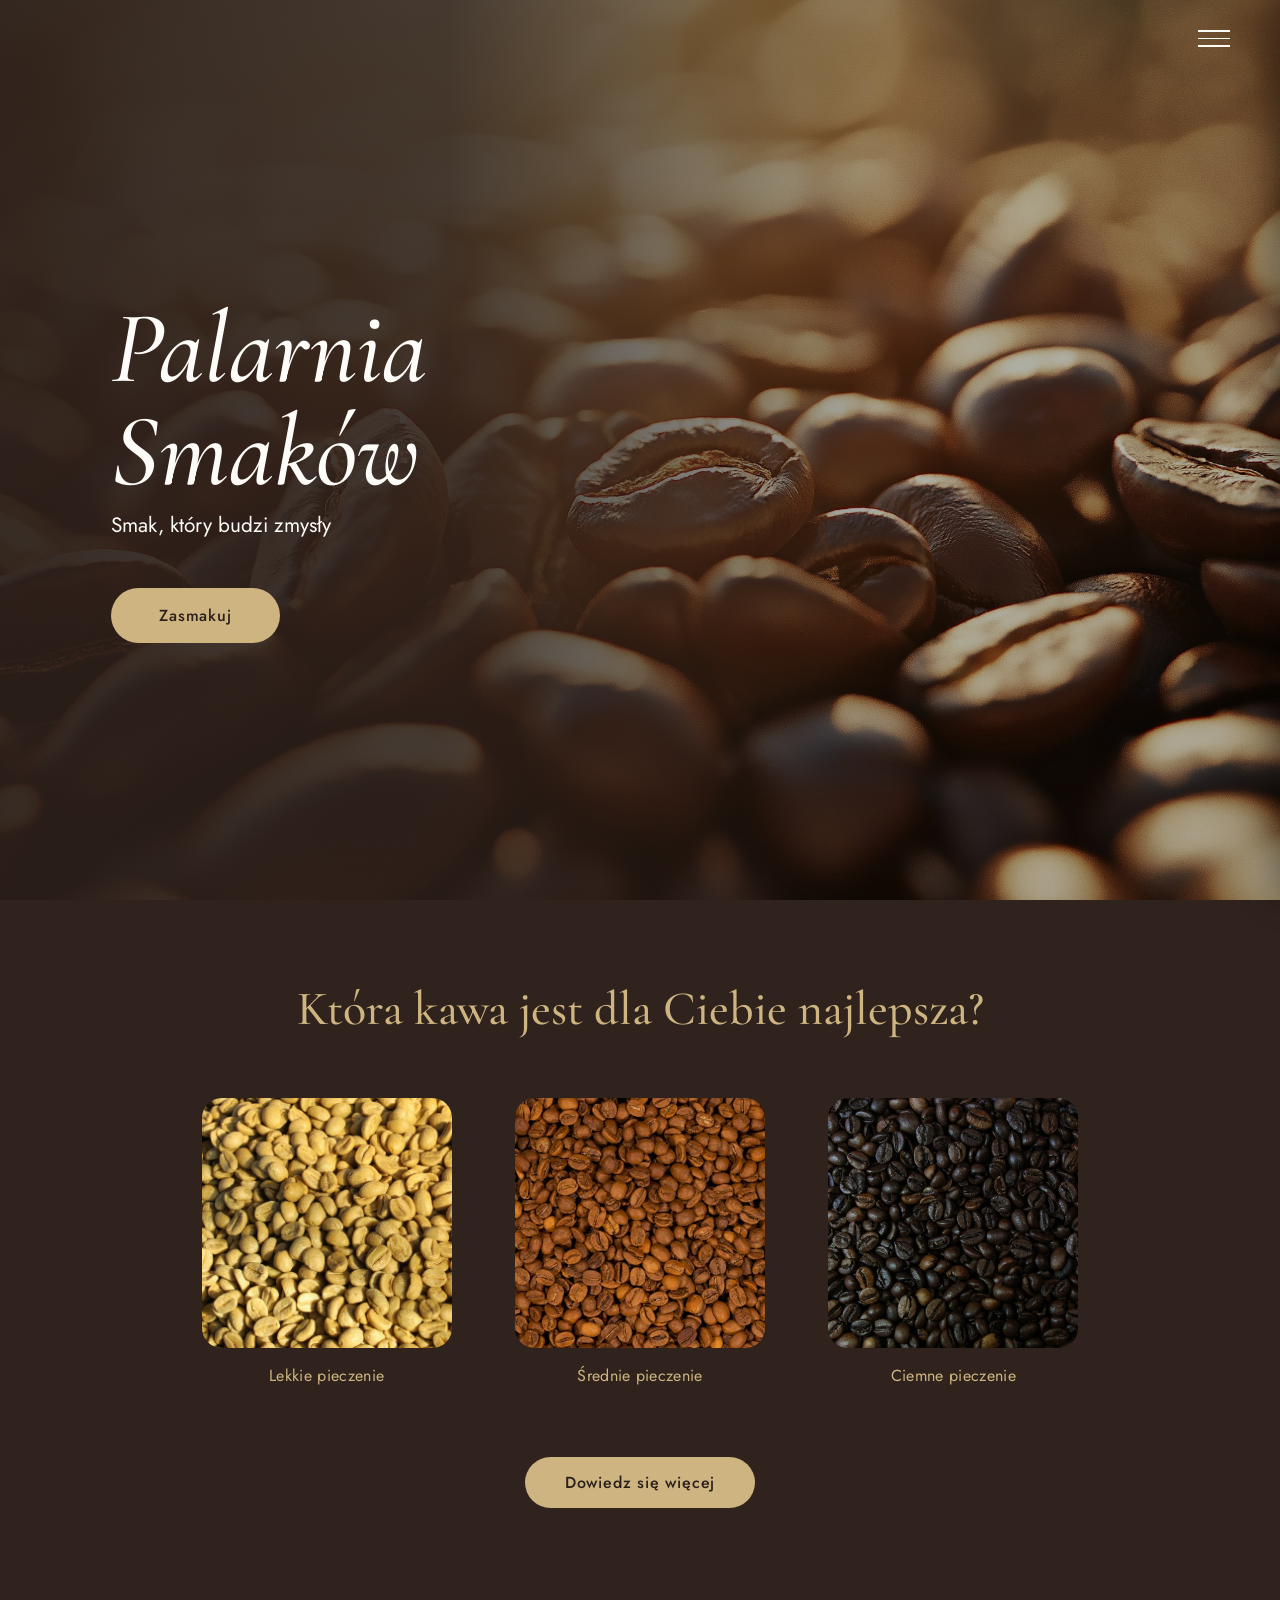
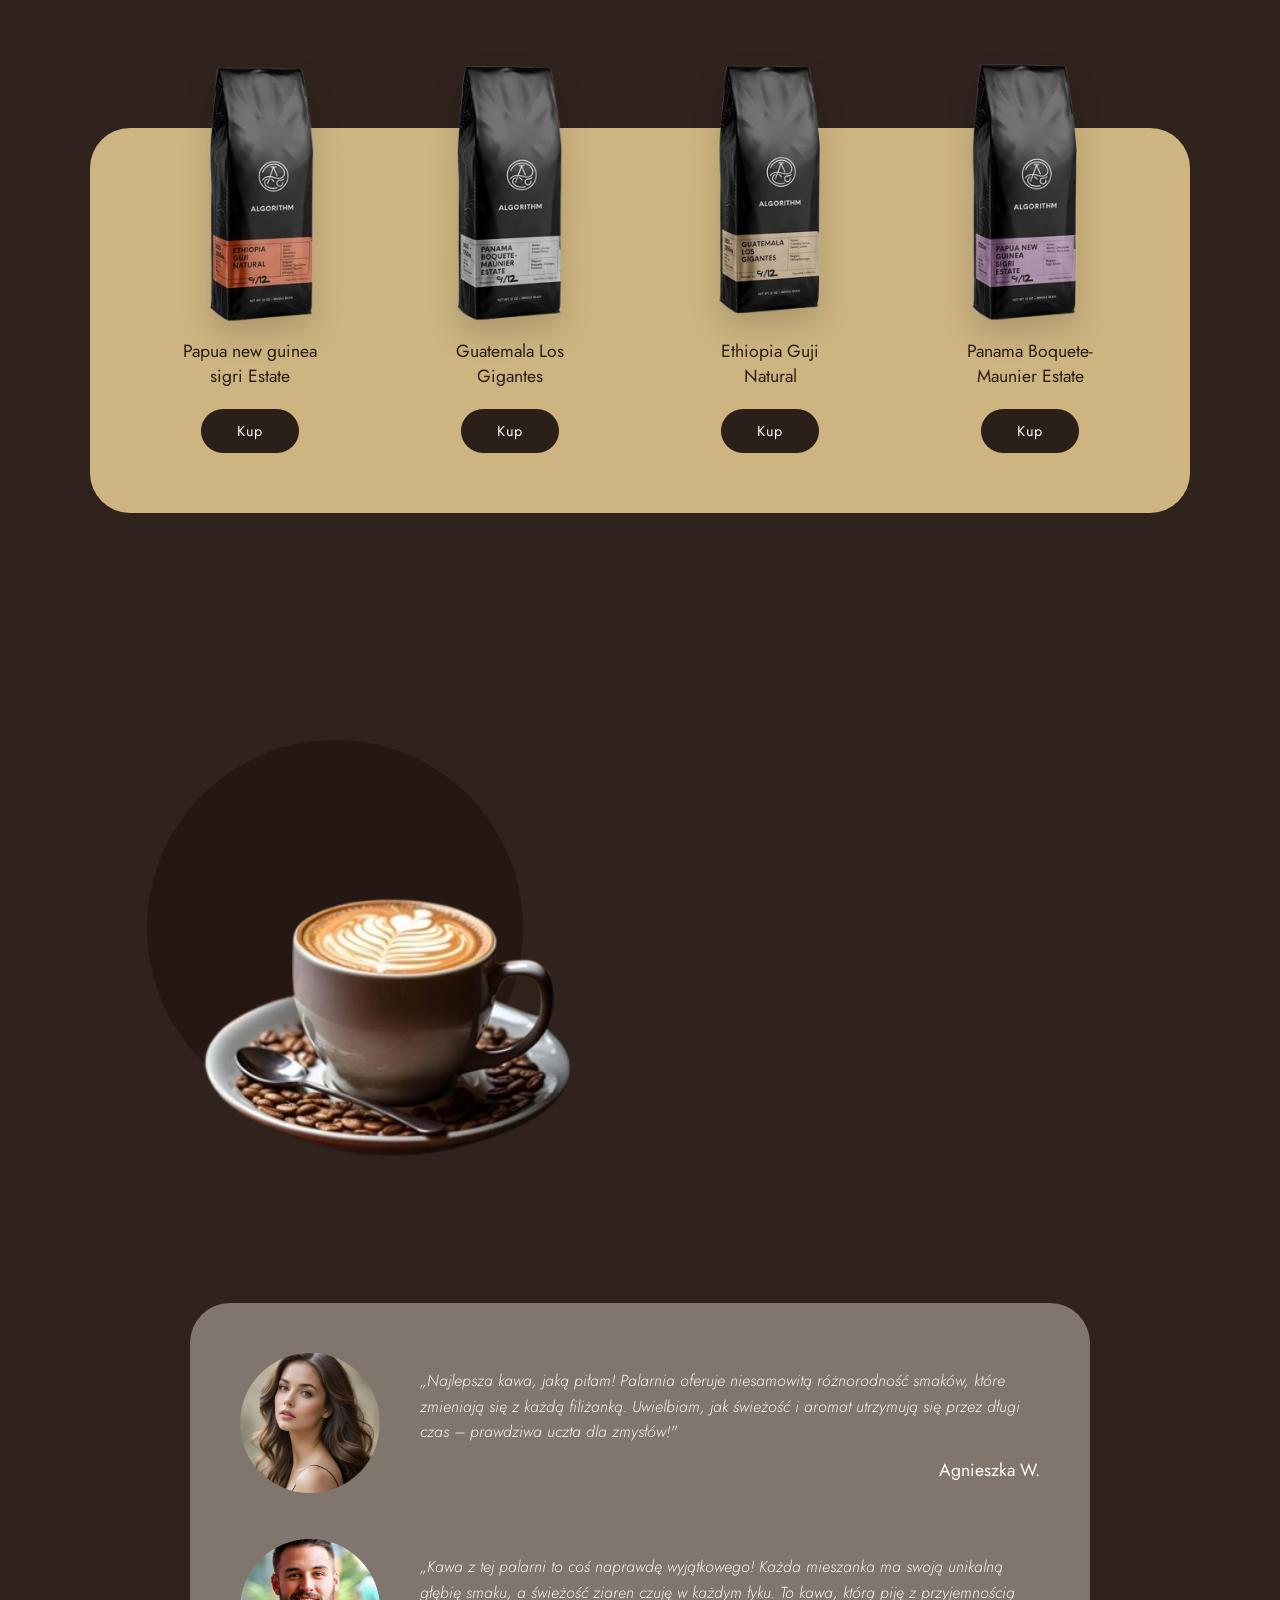
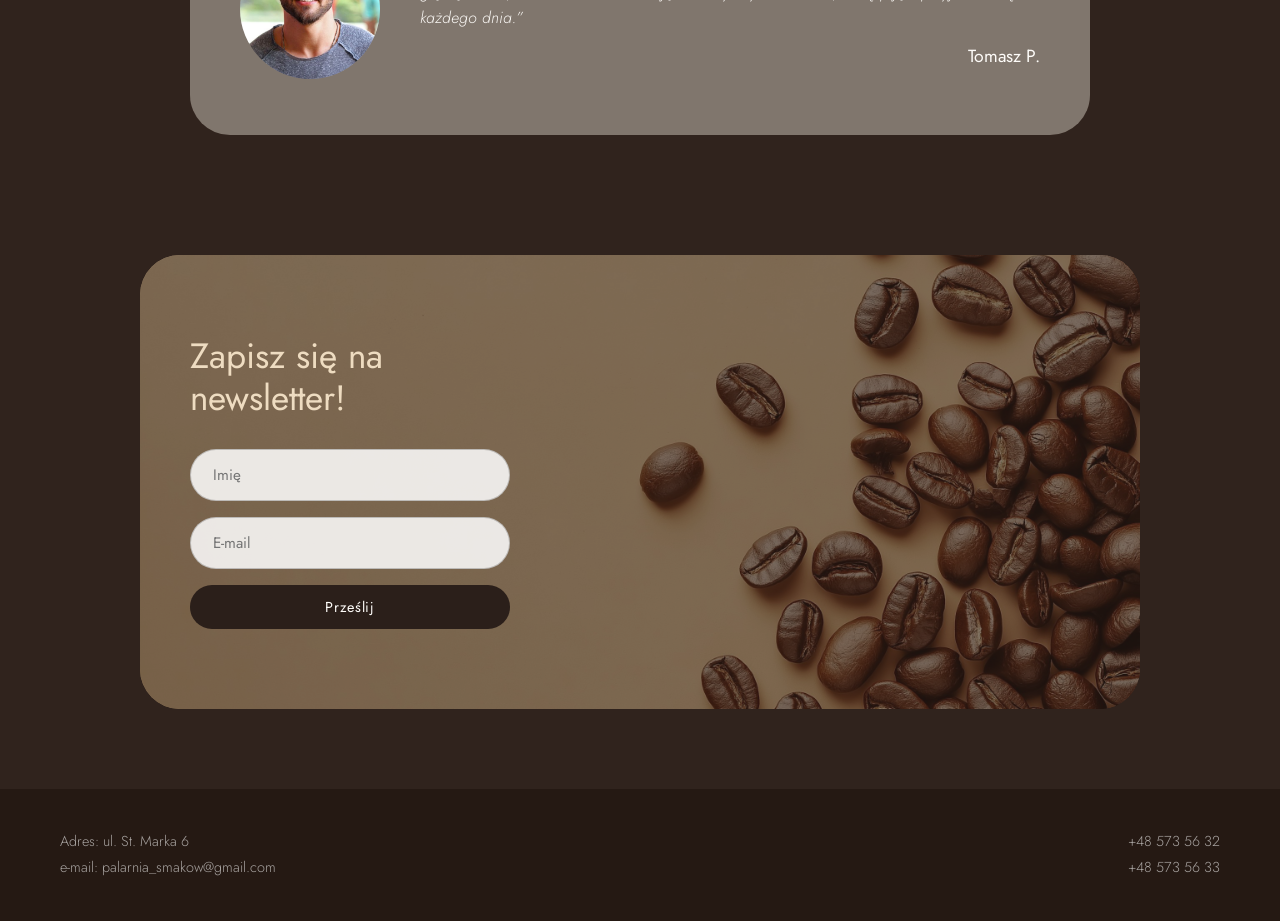
<file: index.html>
<!DOCTYPE html>
<html lang="pl">

<head>
  <meta charset="UTF-8" />
  <meta name="viewport" content="width=device-width, initial-scale=1.0" />
  <title>Palarnia Smaków – Smak, który budzi zmysły</title>
  <link rel="icon" href="data:image/svg+xml,<svg xmlns='http://www.w3.org/2000/svg' viewBox='0 0 100 100'><path d='M20 40 Q20 80 50 80 Q80 80 80 40 H20' fill='%236f4e37'/><path d='M80 45 Q90 45 90 55 Q90 65 80 65' stroke='%236f4e37' stroke-width='8' fill='none'/><path d='M30 20 Q35 10 40 20 T50 20' stroke='%236f4e37' stroke-width='4' fill='none'/><path d='M50 20 Q55 10 60 20 T70 20' stroke='%236f4e37' stroke-width='4' fill='none'/></svg>" />
  <link rel="preconnect" href="https://fonts.googleapis.com" />
  <link rel="preconnect" href="https://fonts.gstatic.com" crossorigin />
  <link
    href="https://fonts.googleapis.com/css2?family=Cormorant+Garamond:ital,wght@0,400;0,500;0,600;1,400;1,500;1,600&family=Jost:wght@300;400;500&display=swap"
    rel="stylesheet" />
  <link rel="stylesheet" href="styles.css">
</head>

<body>

  <nav id="navbar">
    <div class="burger" id="burger" aria-label="Otwórz menu" role="button" tabindex="0">
      <span></span><span></span><span></span>
    </div>
  </nav>

  <div class="side-menu" id="sideMenu" aria-hidden="true">
    <a href="#about-section" class="close-menu">O nas</a>
    <a href="#roasting" class="close-menu">Recepty</a>
    <a href="#products" class="close-menu">Ceny</a>
    <a href="#newsletter" class="close-menu kontakt">Kontakty</a>
  </div>

  <section class="hero" id="home">
    <div class="hero-bg"></div>
    <div class="hero-content">
      <h1>Palarnia<br />Smaków</h1>
      <p>Smak, który budzi zmysły</p>
      <a href="#roasting" class="btn-primary">Zasmakuj</a>
    </div>
  </section>

  <section class="roasting" id="roasting">
    <h2 class="section-title">Która kawa jest dla Ciebie najlepsza?</h2>
    <div class="roasting-grid">
      <div class="roast-card reveal">
        <img src="img/pexels.jpg" alt="Lekkie pieczenie" loading="lazy" />
        <span>Lekkie pieczenie</span>
      </div>
      <div class="roast-card reveal reveal-delay-1">
        <img src="img/pexels-photo-9899787.jpeg" alt="Średnie pieczenie" loading="lazy" />
        <span>Średnie pieczenie</span>
      </div>
      <div class="roast-card reveal reveal-delay-2">
        <img src="img/coffee-5462272_1280.jpg" alt="Ciemne pieczenie" loading="lazy" />
        <span>Ciemne pieczenie</span>
      </div>
    </div>
    <div class="roasting-center">
      <a href="#products" class="btn-outline">Dowiedz się więcej</a>
    </div>
  </section>

  <section class="products" id="products">
    <div class="products-container">
      <div class="products-grid">
        <div class="product-card reveal">
          <img src="img/coffee4-removebg-preview.png" alt="Papua New Guinea" loading="lazy" />
          <h3>Papua new guinea<br />sigri Estate</h3>
          <button class="btn-dark">Kup</button>
        </div>
        <div class="product-card reveal reveal-delay-1">
          <img src="img/coffee4-removebg-preview2.png" alt="Guatemala" loading="lazy" />
          <h3>Guatemala Los<br />Gigantes</h3>
          <button class="btn-dark">Kup</button>
        </div>
        <div class="product-card reveal reveal-delay-2">
          <img src="img/coffee4-removebg-preview3.png" alt="Ethiopia" loading="lazy" />
          <h3>Ethiopia Guji<br />Natural</h3>
          <button class="btn-dark">Kup</button>
        </div>
        <div class="product-card reveal reveal-delay-3">
          <img src="img/coffee4-removebg-preview4.png" alt="Panama" loading="lazy" />
          <h3>Panama Boquete-<br />Maunier Estate</h3>
          <button class="btn-dark">Kup</button>
        </div>
      </div>
    </div>
  </section>

  <section class="about" id="about-section">
    <div class="about-inner">
      <div class="about-img-wrapper reveal">
        <div class="shape-circle dark"></div>
        <img class="about-img" src="img/кубек54b113f3918b110cf8e657eb90c488ac-removebg-preview.png"
          alt="Kawa – nasza pasja" loading="lazy" />
      </div>
      <div class="about-text reveal reveal-delay-1">
        <h2>Kawa to nasza pasja!</h2>
        <p>Z każdego ziarna wydobywamy pełnię smaku, dbając o każdy szczegół procesu palenia.</p>
        <p>Łączymy tradycję z nowoczesnością, oferując kawę najwyższej jakości, która zachwyca aromatem i
          intensywnością.</p>
        <a href="#newsletter" class="btn-outline">Dowiedz się więcej</a>
      </div>
    </div>
  </section>

  <section class="testimonials">
    <div class="testimonials-container">
      <div class="testimonial-row reveal">
        <div class="test-img-wrapper">
          <img src="img/1e2707a5ba640ab5339deffc21eb04fb.jpg" alt="Agnieszka W." loading="lazy" />
        </div>
        <div class="test-text">
          <blockquote>„Najlepsza kawa, jaką piłam! Palarnia oferuje niesamowitą różnorodność smaków, które zmieniają się
            z każdą filiżanką. Uwielbiam, jak świeżość i aromat utrzymują się przez długi czas – prawdziwa uczta dla
            zmysłów!"</blockquote>
          <cite>Agnieszka W.</cite>
        </div>
      </div>
      <div class="testimonial-row reverse reveal reveal-delay-1">
        <div class="test-text left-align">
          <blockquote>„Kawa z tej palarni to coś naprawdę wyjątkowego! Każda mieszanka ma swoją unikalną głębię smaku, a
            świeżość ziaren czuję w każdym łyku. To kawa, którą piję z przyjemnością każdego dnia.”</blockquote>
          <cite>Tomasz P.</cite>
        </div>
        <div class="test-img-wrapper">
          <div class="shape-circle light"></div>
          <img src="img/2618e67535f8e0091b42cb2a0de5d40c.jpg" alt="Tomasz P." loading="lazy" />
        </div>
      </div>
    </div>
  </section>

  <section class="newsletter" id="newsletter">
    <div class="newsletter-container">
      <div class="newsletter-content reveal">
        <h2>Zapisz się na<br />newsletter!</h2>
        <div class="form-group">
          <input type="text" placeholder="Imię" aria-label="Imię" />
          <input type="email" placeholder="E-mail" aria-label="E-mail" />
          <button class="btn-dark" onclick="this.textContent='Dziękujemy!';">Prześlij</button>
        </div>
      </div>
    </div>
  </section>

  <footer>
    <div>
      <p>Adres: ul. St. Marka 6</p>
      <p>e-mail: palarnia_smakow@gmail.com</p>
    </div>
    <div class="footer-contact">
      <p>+48 573 56 32</p>
      <p>+48 573 56 33</p>
    </div>
  </footer>

  <script src="script.js"></script>
</body>

</html>
</file>
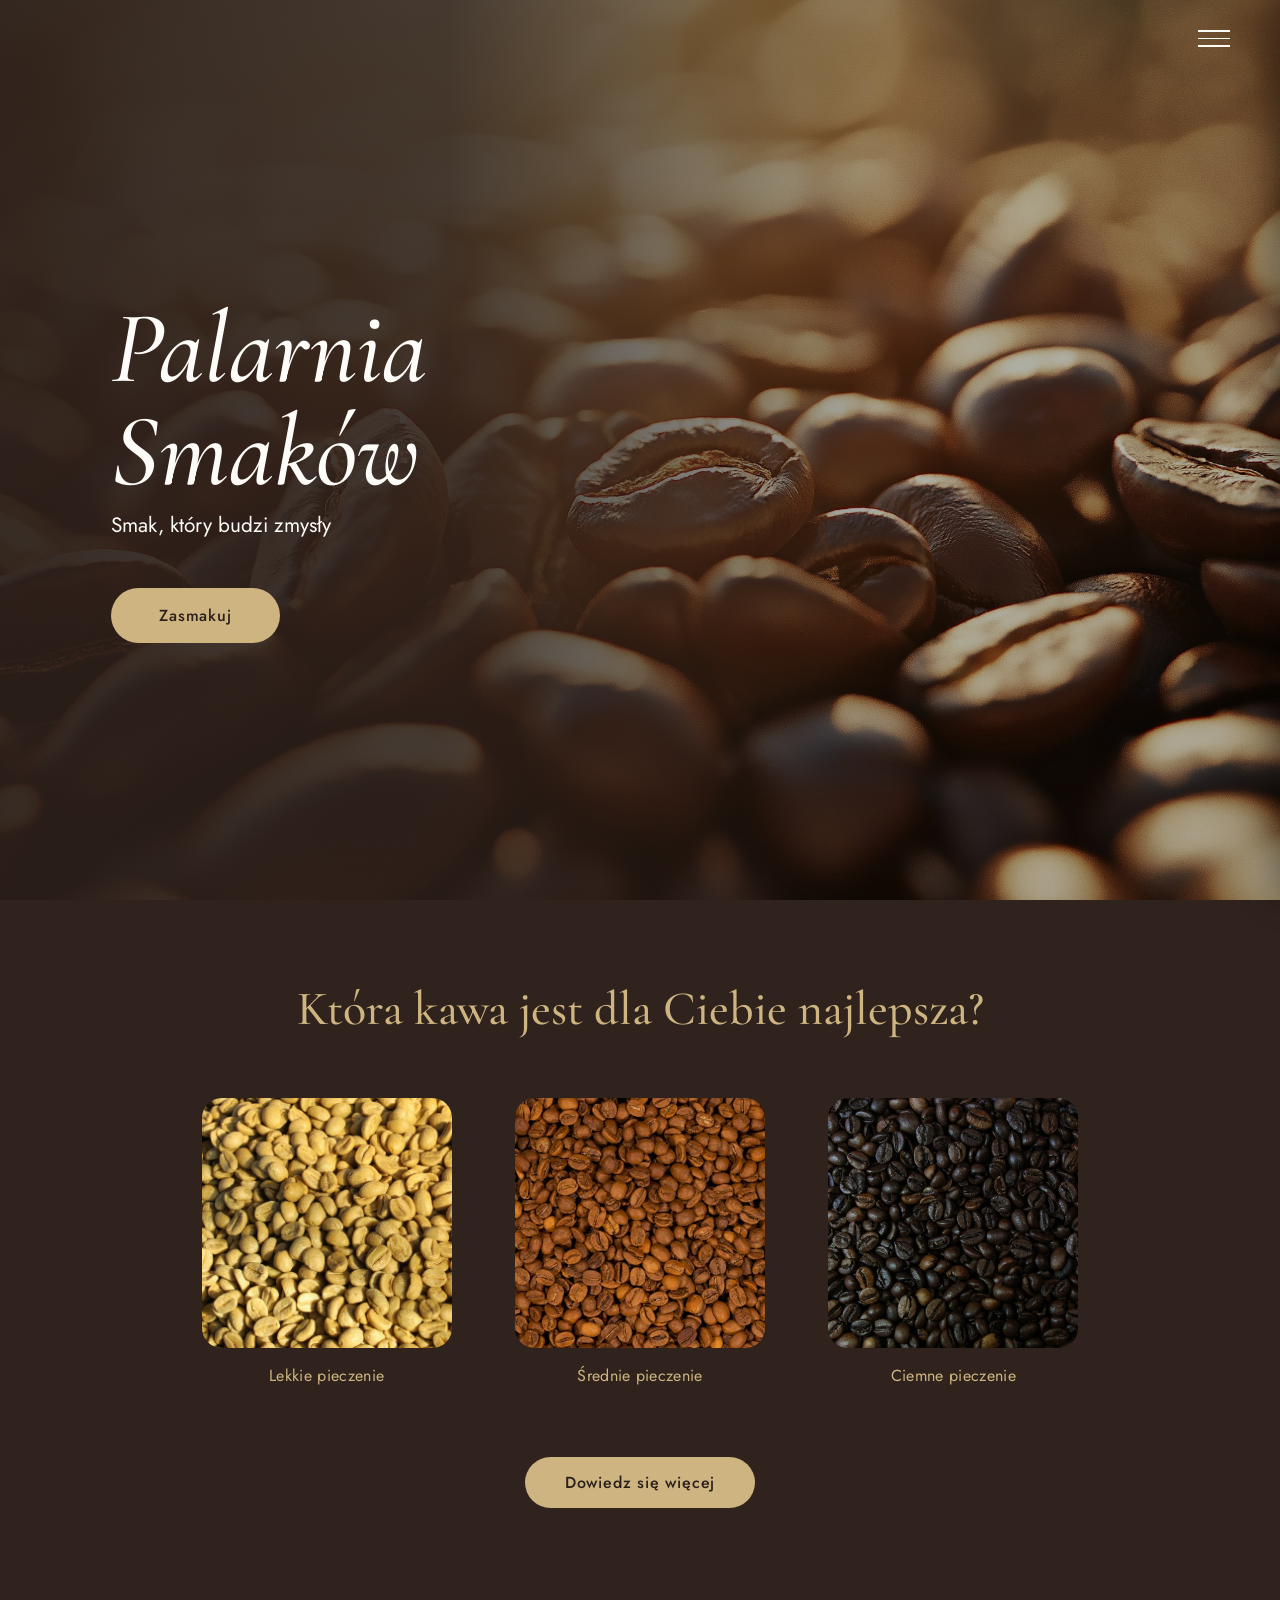
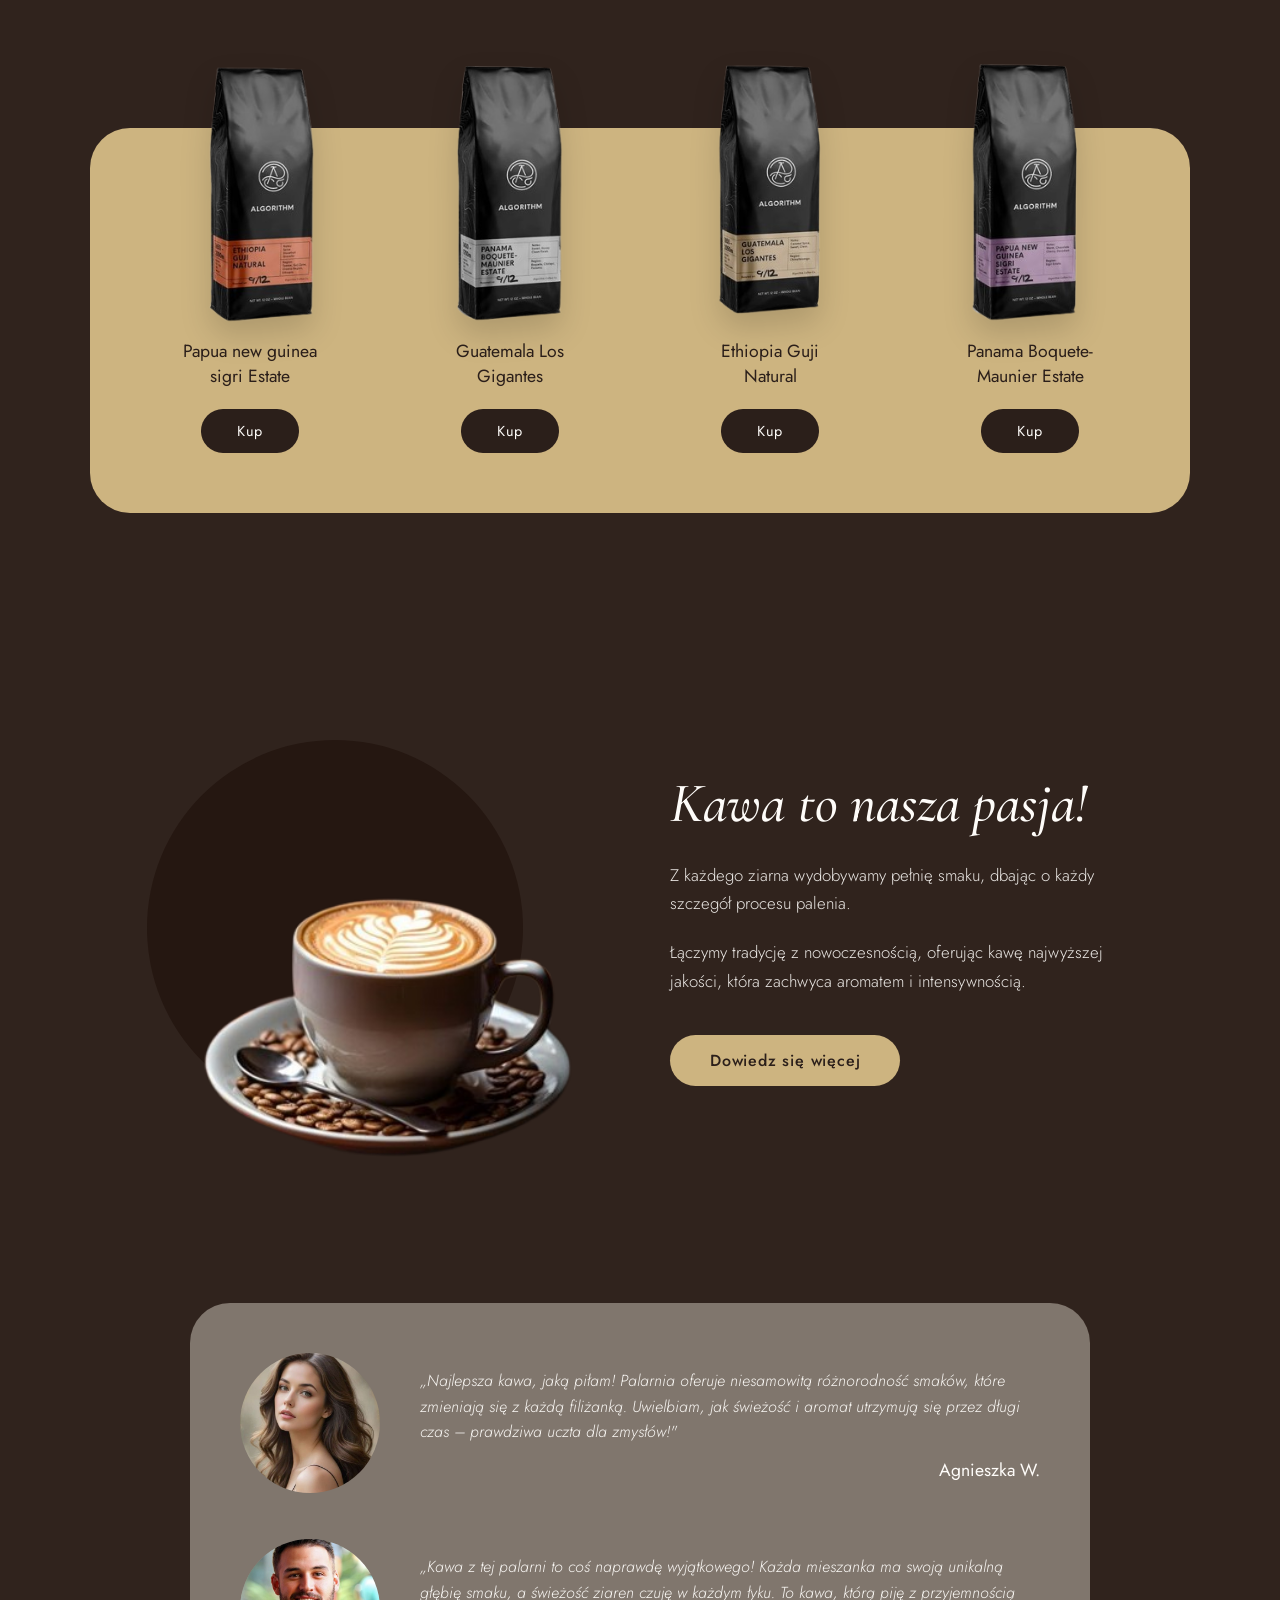
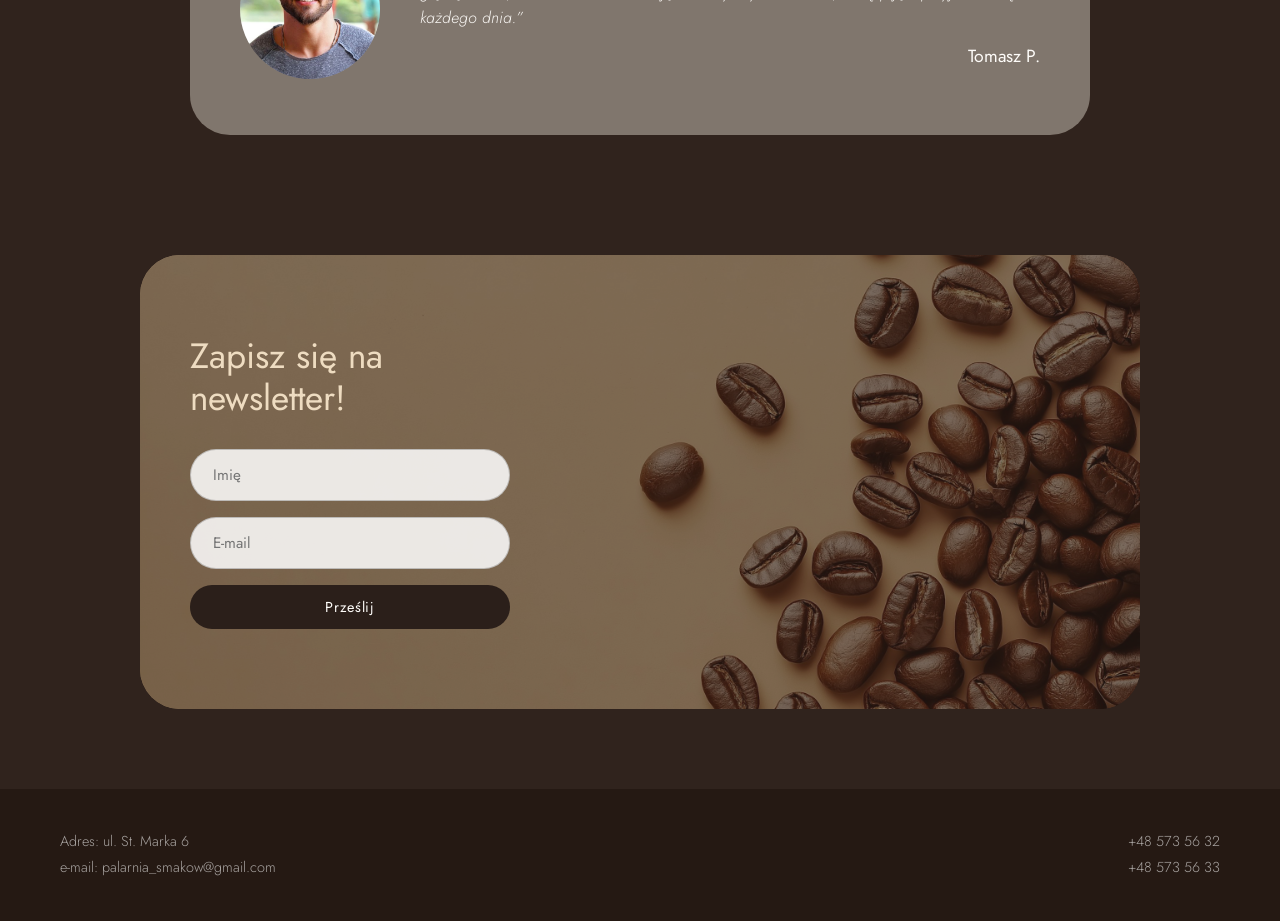
<file: public/index.html>
<!DOCTYPE html>
<html lang="pl">

<head>
  <meta charset="UTF-8" />
  <meta name="viewport" content="width=device-width, initial-scale=1.0" />
  <title>Palarnia Smaków – Smak, który budzi zmysły</title>
  <link rel="icon" href="data:image/svg+xml,<svg xmlns='http://www.w3.org/2000/svg' viewBox='0 0 100 100'><path d='M20 40 Q20 80 50 80 Q80 80 80 40 H20' fill='%236f4e37'/><path d='M80 45 Q90 45 90 55 Q90 65 80 65' stroke='%236f4e37' stroke-width='8' fill='none'/><path d='M30 20 Q35 10 40 20 T50 20' stroke='%236f4e37' stroke-width='4' fill='none'/><path d='M50 20 Q55 10 60 20 T70 20' stroke='%236f4e37' stroke-width='4' fill='none'/></svg>" />
  <link rel="preconnect" href="https://fonts.googleapis.com" />
  <link rel="preconnect" href="https://fonts.gstatic.com" crossorigin />
  <link
    href="https://fonts.googleapis.com/css2?family=Cormorant+Garamond:ital,wght@0,400;0,500;0,600;1,400;1,500;1,600&family=Jost:wght@300;400;500&display=swap"
    rel="stylesheet" />
  <link rel="stylesheet" href="styles.css">
</head>

<body>

  <nav id="navbar">
    <div class="burger" id="burger" aria-label="Otwórz menu" role="button" tabindex="0">
      <span></span><span></span><span></span>
    </div>
  </nav>

  <div class="side-menu" id="sideMenu" aria-hidden="true">
    <a href="#about-section" class="close-menu">O nas</a>
    <a href="#roasting" class="close-menu">Recepty</a>
    <a href="#products" class="close-menu">Ceny</a>
    <a href="#newsletter" class="close-menu kontakt">Kontakty</a>
  </div>

  <section class="hero" id="home">
    <div class="hero-bg"></div>
    <div class="hero-content">
      <h1>Palarnia<br />Smaków</h1>
      <p>Smak, który budzi zmysły</p>
      <a href="#roasting" class="btn-primary">Zasmakuj</a>
    </div>
  </section>

  <section class="roasting" id="roasting">
    <h2 class="section-title">Która kawa jest dla Ciebie najlepsza?</h2>
    <div class="roasting-grid">
      <div class="roast-card reveal">
        <img src="img/pexels.jpg" alt="Lekkie pieczenie" loading="lazy" />
        <span>Lekkie pieczenie</span>
      </div>
      <div class="roast-card reveal reveal-delay-1">
        <img src="img/pexels-photo-9899787.jpeg" alt="Średnie pieczenie" loading="lazy" />
        <span>Średnie pieczenie</span>
      </div>
      <div class="roast-card reveal reveal-delay-2">
        <img src="img/coffee-5462272_1280.jpg" alt="Ciemne pieczenie" loading="lazy" />
        <span>Ciemne pieczenie</span>
      </div>
    </div>
    <div class="roasting-center">
      <a href="#products" class="btn-outline">Dowiedz się więcej</a>
    </div>
  </section>

  <section class="products" id="products">
    <div class="products-container">
      <div class="products-grid">
        <div class="product-card reveal">
          <img src="img/coffee4-removebg-preview.png" alt="Papua New Guinea" loading="lazy" />
          <h3>Papua new guinea<br />sigri Estate</h3>
          <button class="btn-dark">Kup</button>
        </div>
        <div class="product-card reveal reveal-delay-1">
          <img src="img/coffee4-removebg-preview2.png" alt="Guatemala" loading="lazy" />
          <h3>Guatemala Los<br />Gigantes</h3>
          <button class="btn-dark">Kup</button>
        </div>
        <div class="product-card reveal reveal-delay-2">
          <img src="img/coffee4-removebg-preview3.png" alt="Ethiopia" loading="lazy" />
          <h3>Ethiopia Guji<br />Natural</h3>
          <button class="btn-dark">Kup</button>
        </div>
        <div class="product-card reveal reveal-delay-3">
          <img src="img/coffee4-removebg-preview4.png" alt="Panama" loading="lazy" />
          <h3>Panama Boquete-<br />Maunier Estate</h3>
          <button class="btn-dark">Kup</button>
        </div>
      </div>
    </div>
  </section>

  <section class="about" id="about-section">
    <div class="about-inner">
      <div class="about-img-wrapper reveal">
        <div class="shape-circle dark"></div>
        <img class="about-img" src="img/coffee-cup.png"
          alt="Kawa – nasza pasja" loading="lazy" />
      </div>
      <div class="about-text reveal reveal-delay-1">
        <h2>Kawa to nasza pasja!</h2>
        <p>Z każdego ziarna wydobywamy pełnię smaku, dbając o każdy szczegół procesu palenia.</p>
        <p>Łączymy tradycję z nowoczesnością, oferując kawę najwyższej jakości, która zachwyca aromatem i
          intensywnością.</p>
        <a href="#newsletter" class="btn-outline">Dowiedz się więcej</a>
      </div>
    </div>
  </section>

  <section class="testimonials">
    <div class="testimonials-container">
      <div class="testimonial-row reveal">
        <div class="test-img-wrapper">
          <img src="img/1e2707a5ba640ab5339deffc21eb04fb.jpg" alt="Agnieszka W." loading="lazy" />
        </div>
        <div class="test-text">
          <blockquote>„Najlepsza kawa, jaką piłam! Palarnia oferuje niesamowitą różnorodność smaków, które zmieniają się
            z każdą filiżanką. Uwielbiam, jak świeżość i aromat utrzymują się przez długi czas – prawdziwa uczta dla
            zmysłów!"</blockquote>
          <cite>Agnieszka W.</cite>
        </div>
      </div>
      <div class="testimonial-row reverse reveal reveal-delay-1">
        <div class="test-text left-align">
          <blockquote>„Kawa z tej palarni to coś naprawdę wyjątkowego! Każda mieszanka ma swoją unikalną głębię smaku, a
            świeżość ziaren czuję w każdym łyku. To kawa, którą piję z przyjemnością każdego dnia.”</blockquote>
          <cite>Tomasz P.</cite>
        </div>
        <div class="test-img-wrapper">
          <div class="shape-circle light"></div>
          <img src="img/2618e67535f8e0091b42cb2a0de5d40c.jpg" alt="Tomasz P." loading="lazy" />
        </div>
      </div>
    </div>
  </section>

  <section class="newsletter" id="newsletter">
    <div class="newsletter-container">
      <div class="newsletter-content reveal">
        <h2>Zapisz się na<br />newsletter!</h2>
        <div class="form-group">
          <input type="text" placeholder="Imię" aria-label="Imię" />
          <input type="email" placeholder="E-mail" aria-label="E-mail" />
          <button class="btn-dark" onclick="this.textContent='Dziękujemy!';">Prześlij</button>
        </div>
      </div>
    </div>
  </section>

  <footer>
    <div>
      <p>Adres: ul. St. Marka 6</p>
      <p>e-mail: palarnia_smakow@gmail.com</p>
    </div>
    <div class="footer-contact">
      <p>+48 573 56 32</p>
      <p>+48 573 56 33</p>
    </div>
  </footer>

  <script src="script.js"></script>
</body>

</html>
</file>
<file: styles.css>
*,
*::before,
*::after {
  box-sizing: border-box;
  margin: 0;
  padding: 0;
}

:root {
  --app-bg: #30231d;
  --text-light: #fefcf9;
  --tan: #cdb480;
  --tan-dark: #ba9d65;
  --test-bg: #80766d;
  --btn-dark: #2b1f1a;
  --gold-text: #eedcc1;
  --gold-title: #cdb480;
}

html {
  scroll-behavior: smooth;
}

body {
  font-family: 'Jost', sans-serif;
  background: var(--app-bg);
  color: var(--text-light);
  overflow-x: hidden;
}

nav {
  position: fixed;
  top: 0;
  left: 0;
  right: 0;
  z-index: 1000;
  display: flex;
  align-items: center;
  justify-content: flex-end;
  padding: 30px 50px;
  background: transparent;
  transition: background 0.4s;
}

nav.scrolled {
  background: rgba(43, 31, 26, 0.92);
  backdrop-filter: blur(8px);
}

.burger {
  display: flex;
  flex-direction: column;
  gap: 6px;
  cursor: pointer;
  z-index: 1001;
}

.burger span {
  width: 32px;
  height: 1.5px;
  background: var(--text-light);
  transition: transform 0.35s, opacity 0.35s;
}

.burger.open span:nth-child(1) {
  transform: translateY(7.5px) rotate(45deg);
}

.burger.open span:nth-child(2) {
  opacity: 0;
}

.burger.open span:nth-child(3) {
  transform: translateY(-7.5px) rotate(-45deg);
}

.side-menu {
  position: fixed;
  top: 0;
  right: 0;
  bottom: 0;
  width: 350px;
  background: rgba(43, 31, 26, 0.98);
  backdrop-filter: blur(10px);
  z-index: 900;
  display: flex;
  flex-direction: column;
  justify-content: center;
  padding: 60px;
  transform: translateX(100%);
  transition: transform 0.5s cubic-bezier(0.77, 0, 0.175, 1);
  box-shadow: -10px 0 30px rgba(0, 0, 0, 0.3);
}

.side-menu.open {
  transform: translateX(0);
}

.side-menu a {
  font-family: 'Cormorant Garamond', serif;
  font-size: 2.2rem;
  font-weight: 400;
  font-style: italic;
  color: var(--text-light);
  text-decoration: none;
  display: block;
  padding: 14px 0;
  border-bottom: 1px solid rgba(255, 255, 255, 0.08);
  transition: color 0.2s, padding-left 0.3s;
}

.side-menu a.kontakt {
  border-bottom: none;
  margin-top: 2rem;
  font-size: 1.4rem;
  color: var(--tan);
  font-family: 'Jost', sans-serif;
  font-style: normal;
}

.side-menu a:hover {
  color: var(--tan);
  padding-left: 12px;
}

.hero {
  position: relative;
  min-height: 100vh;
  display: flex;
  flex-direction: column;
  justify-content: center;
  padding: 120px 60px 80px;
  overflow: hidden;
}

.hero-bg {
  position: absolute;
  inset: 0;
  background-image: url('img/Golden Hour Coffee Beans.jpeg');
  background-size: cover;
  background-position: center;
  filter: brightness(0.7);
  transform: scale(1.05);
  transition: transform 8s ease;
}

.hero:hover .hero-bg {
  transform: scale(1);
}

.hero::after {
  content: '';
  position: absolute;
  inset: 0;
  background: linear-gradient(to right, rgba(43, 31, 26, 0.9) 0%, rgba(43, 31, 26, 0.8) 35%, transparent 70%);
}

.hero-content {
  position: relative;
  z-index: 2;
  max-width: 600px;
  padding-left: 4vw;
}

.hero-content h1 {
  font-family: 'Cormorant Garamond', serif;
  font-size: clamp(4rem, 8vw, 6.5rem);
  font-weight: 500;
  font-style: italic;
  line-height: 1;
  color: var(--text-light);
  margin-bottom: 8px;
  animation: fadeUp 1s 0.2s both;
}

.hero-content p {
  font-size: 1.3rem;
  font-weight: 400;
  color: var(--text-light);
  margin-bottom: 48px;
  animation: fadeUp 1s 0.5s both;
}

.btn-primary {
  display: inline-block;
  background: var(--tan);
  color: var(--btn-dark);
  padding: 16px 48px;
  font-family: 'Jost', sans-serif;
  font-size: 1rem;
  font-weight: 500;
  letter-spacing: 0.05em;
  text-decoration: none;
  border: none;
  border-radius: 50px;
  cursor: pointer;
  transition: background 0.25s, transform 0.25s;
  animation: fadeUp 1s 0.8s both;
}

.btn-primary:hover {
  background: var(--tan-dark);
  transform: translateY(-2px);
}

.btn-dark {
  display: inline-block;
  background: var(--btn-dark);
  color: var(--text-light);
  padding: 12px 36px;
  border: none;
  border-radius: 50px;
  font-family: 'Jost', sans-serif;
  font-size: 0.9rem;
  font-weight: 400;
  letter-spacing: 0.05em;
  text-decoration: none;
  cursor: pointer;
  transition: background 0.2s, color 0.2s;
}

.btn-dark:hover {
  background: #1f140e;
}

.btn-outline {
  display: inline-block;
  background: var(--tan);
  color: var(--btn-dark);
  padding: 14px 40px;
  border: none;
  font-family: 'Jost', sans-serif;
  font-size: 1rem;
  font-weight: 500;
  letter-spacing: 0.05em;
  text-decoration: none;
  border-radius: 50px;
  cursor: pointer;
  transition: background 0.25s;
  margin-top: 20px;
}

.btn-outline:hover {
  background: var(--tan-dark);
}

section {
  padding: 80px 20px;
}

.section-title {
  font-family: 'Cormorant Garamond', serif;
  font-size: clamp(2.2rem, 4vw, 3rem);
  font-weight: 500;
  font-style: normal;
  text-align: center;
  color: var(--gold-title);
  margin-bottom: 60px;
}

.roasting {
  background: transparent;
}

.roasting-grid {
  display: grid;
  grid-template-columns: repeat(3, 1fr);
  gap: 40px;
  max-width: 900px;
  margin: 0 auto 50px;
}

.roast-card {
  text-align: center;
}

.roast-card img {
  display: block;
  width: 100%;
  max-width: 250px;
  aspect-ratio: 1;
  margin: 0 auto 16px;
  object-fit: cover;
  border-radius: 20px;
  transition: transform 0.4s;
}

.roast-card:hover img {
  transform: scale(1.04);
}

.roast-card span {
  display: block;
  font-size: 1rem;
  font-weight: 400;
  color: var(--tan);
  letter-spacing: 0.02em;
}

.roasting-center {
  text-align: center;
}

.products {
  padding-top: 140px;
  background: transparent;
}

.products-container {
  background: var(--tan);
  border-radius: 40px;
  max-width: 1100px;
  margin: 0 auto;
  padding: 0 40px 60px;
}

.products-grid {
  display: grid;
  grid-template-columns: repeat(4, 1fr);
  gap: 20px;
}

.product-card {
  text-align: center;
  display: flex;
  flex-direction: column;
  align-items: center;
}

.product-card img {
  width: 100%;
  max-width: 180px;
  aspect-ratio: 16/25;
  object-fit: contain;
  margin-top: -80px;
  margin-bottom: 10px;
  filter: drop-shadow(0 15px 15px rgba(0, 0, 0, 0.15));
  transition: transform 0.3s;
}

.product-card:hover img {
  transform: translateY(-10px);
}

.product-card h3 {
  font-family: 'Jost', sans-serif;
  font-size: 1.1rem;
  font-weight: 400;
  margin-bottom: 20px;
  color: var(--btn-dark);
  line-height: 1.4;
}

.about {
  padding-top: 100px;
  padding-bottom: 100px;
}

.about-inner {
  display: grid;
  grid-template-columns: 1fr 1fr;
  gap: 60px;
  align-items: center;
  max-width: 1000px;
  margin: 0 auto;
}

.about-img-wrapper {
  position: relative;
  display: flex;
  justify-content: center;
}

.shape-circle.dark {
  position: absolute;
  top: 10%;
  left: 10%;
  width: 80%;
  padding-top: 80%;
  background: #251711;
  border-radius: 50%;
  z-index: 0;
  transform: translate(-40px, 0);
}

.about-img {
  position: relative;
  z-index: 1;
  border-radius: 20%;
  width: 100%;
  max-width: 500px;
  aspect-ratio: 1;
  object-fit: cover;
  transform: translateX(-30px);
}

.about-text h2 {
  font-family: 'Cormorant Garamond', serif;
  font-size: clamp(2.5rem, 5vw, 3.5rem);
  font-style: italic;
  font-weight: 500;
  color: var(--text-light);
  margin-bottom: 24px;
}

.about-text p {
  font-size: 1.05rem;
  font-weight: 300;
  line-height: 1.7;
  color: var(--text-light);
  margin-bottom: 20px;
  opacity: 0.9;
}

.testimonials {
  padding: 40px 20px 80px;
}

.testimonials-container {
  background: var(--test-bg);
  border-radius: 40px;
  max-width: 900px;
  margin: 0 auto;
  padding: 50px;
  display: flex;
  flex-direction: column;
  gap: 40px;
}

.testimonial-row {
  display: flex;
  align-items: center;
  gap: 40px;
}

.testimonial-row.reverse {
  flex-direction: row-reverse;
}

.test-img-wrapper {
  position: relative;
  min-width: 140px;
}

.shape-circle.light {
  position: absolute;
  top: 0;
  left: 0;
  width: 140px;
  height: 140px;
  background: rgba(255, 255, 255, 0.15);
  border-radius: 50%;
  z-index: 0;
}

.test-img-wrapper img {
  position: relative;
  z-index: 1;
  width: 140px;
  height: 140px;
  border-radius: 50%;
  object-fit: cover;
}

.test-img-wrapper img[alt="Agnieszka W."] {
  object-position: center 20%;
}

.test-text {
  display: flex;
  flex-direction: column;
}

.test-text.left-align {
  align-items: flex-start;
  text-align: left;
}

.test-text blockquote {
  font-family: 'Jost', sans-serif;
  font-weight: 300;
  font-size: 1rem;
  line-height: 1.6;
  color: var(--text-light);
  margin-bottom: 12px;
  font-style: italic;
  opacity: 0.95;
}

.test-text cite {
  font-style: normal;
  font-weight: 400;
  font-size: 1.1rem;
  color: var(--text-light);
  align-self: flex-end;
}

.test-text.left-align cite {
  align-self: flex-end;
}

.newsletter {
  padding-top: 40px;
  padding-bottom: 80px;
}

.newsletter-container {
  background-image: url('img/Scattered Coffee Beans.jpeg');
  background-size: cover;
  background-position: center;
  border-radius: 40px;
  max-width: 1000px;
  margin: 0 auto;
  position: relative;
  display: flex;
  overflow: hidden;
}

.newsletter-container::before {
  content: '';
  position: absolute;
  inset: 0;
  background: rgba(43, 31, 26, 0.55);
  z-index: 0;
}

.newsletter-content {
  padding: 80px 50px;
  flex: 1;
  display: flex;
  flex-direction: column;
  justify-content: center;
  position: relative;
  z-index: 1;
}

.newsletter-content h2 {
  font-family: 'Jost', sans-serif;
  font-size: 2.2rem;
  font-weight: 400;
  color: var(--gold-text);
  margin-bottom: 30px;
  line-height: 1.2;
}

.form-group {
  display: flex;
  flex-direction: column;
  gap: 16px;
  max-width: 320px;
}

.newsletter input {
  width: 100%;
  padding: 14px 22px;
  border: 1px solid rgba(0, 0, 0, 0.2);
  border-radius: 50px;
  font-family: 'Jost', sans-serif;
  font-size: 0.95rem;
  background: rgba(255, 255, 255, 0.85);
  color: var(--btn-dark);
  outline: none;
  transition: border-color 0.2s;
}

.newsletter input:focus {
  border-color: var(--tan);
  background: #fff;
}

footer {
  display: flex;
  justify-content: space-between;
  align-items: center;
  padding: 40px 60px;
  background: #251913;
}

footer p {
  font-size: 0.9rem;
  font-weight: 300;
  color: rgba(255, 255, 255, 0.6);
  line-height: 1.8;
}

.footer-contact {
  text-align: right;
  color: rgba(255, 255, 255, 0.6);
}

.reveal {
  opacity: 0;
  transform: translateY(30px);
  transition: opacity 0.7s, transform 0.7s;
}

.reveal.visible {
  opacity: 1;
  transform: none;
}

@keyframes fadeUp {
  from {
    opacity: 0;
    transform: translateY(24px);
  }

  to {
    opacity: 1;
    transform: translateY(0);
  }
}

.reveal-delay-1 {
  transition-delay: 0.15s;
}

.reveal-delay-2 {
  transition-delay: 0.30s;
}

.reveal-delay-3 {
  transition-delay: 0.45s;
}

@media (max-width: 900px) {
  .hero-content h1 {
    font-size: 4rem;
  }

  .roasting-grid {
    grid-template-columns: 1fr;
    max-width: 300px;
  }

  .products-grid {
    grid-template-columns: repeat(2, 1fr);
    gap: 40px 20px;
  }

  .about-inner {
    grid-template-columns: 1fr;
    text-align: center;
  }

  .about-img-wrapper {
    max-width: 380px;
    margin: 0 auto;
  }

  .shape-circle.dark {
    top: 0;
    left: 0;
    transform: translate(0, 0);
  }

  .about-text h2 {
    font-size: 3rem;
  }

  .about-text cite {
    justify-content: center;
  }

  .testimonial-row {
    flex-direction: column;
    text-align: center;
  }

  .testimonial-row.reverse {
    flex-direction: column-reverse;
    text-align: center;
  }

  .test-text.left-align cite,
  .test-text cite {
    align-self: center;
  }

  .newsletter-container {
    flex-direction: column;
  }

  .newsletter-img {
    width: 100%;
    height: 250px;
    border-radius: 0 0 40px 40px;
  }

  footer {
    flex-direction: column;
    text-align: center;
    gap: 20px;
  }

  .footer-contact {
    text-align: center;
  }

  .products {
    padding-top: 80px;
  }

  .product-card img {
    margin-top: -60px;
  }

  .products-grid {
    gap: 64px 20px;
  }

  .product-card h3 {
    font-size: 1.25rem;
  }

  .product-card .btn-dark {
    font-size: 1rem;
    padding: 14px 42px;
  }
}

@media (max-width: 500px) {
  nav {
    padding: 20px;
  }

  .hero {
    padding: 130px 28px 90px;
    align-items: center;
    text-align: center;
    min-height: 100vh;
  }

  .hero-content {
    padding-left: 0;
    max-width: 100%;
  }

  .hero-content h1 {
    font-size: 4.4rem;
  }

  .hero-content p {
    font-size: 1.3rem;
    margin-bottom: 40px;
  }

  .hero-content .btn-primary {
    padding: 17px 52px;
    font-size: 1.05rem;
  }

  .products-grid {
    grid-template-columns: 1fr;
  }

  .products-container {
    padding: 0 20px 40px;
  }

  .side-menu {
    width: 100%;
  }
}
</file>
<file: public/styles.css>
*,
*::before,
*::after {
  box-sizing: border-box;
  margin: 0;
  padding: 0;
}

:root {
  --app-bg: #30231d;
  --text-light: #fefcf9;
  --tan: #cdb480;
  --tan-dark: #ba9d65;
  --test-bg: #80766d;
  --btn-dark: #2b1f1a;
  --gold-text: #eedcc1;
  --gold-title: #cdb480;
}

html {
  scroll-behavior: smooth;
}

body {
  font-family: 'Jost', sans-serif;
  background: var(--app-bg);
  color: var(--text-light);
  overflow-x: hidden;
}

nav {
  position: fixed;
  top: 0;
  left: 0;
  right: 0;
  z-index: 1000;
  display: flex;
  align-items: center;
  justify-content: flex-end;
  padding: 30px 50px;
  background: transparent;
  transition: background 0.4s;
}

nav.scrolled {
  background: rgba(43, 31, 26, 0.92);
  backdrop-filter: blur(8px);
}

.burger {
  display: flex;
  flex-direction: column;
  gap: 6px;
  cursor: pointer;
  z-index: 1001;
}

.burger span {
  width: 32px;
  height: 1.5px;
  background: var(--text-light);
  transition: transform 0.35s, opacity 0.35s;
}

.burger.open span:nth-child(1) {
  transform: translateY(7.5px) rotate(45deg);
}

.burger.open span:nth-child(2) {
  opacity: 0;
}

.burger.open span:nth-child(3) {
  transform: translateY(-7.5px) rotate(-45deg);
}

.side-menu {
  position: fixed;
  top: 0;
  right: 0;
  bottom: 0;
  width: 350px;
  background: rgba(43, 31, 26, 0.98);
  backdrop-filter: blur(10px);
  z-index: 900;
  display: flex;
  flex-direction: column;
  justify-content: center;
  padding: 60px;
  transform: translateX(100%);
  transition: transform 0.5s cubic-bezier(0.77, 0, 0.175, 1);
  box-shadow: -10px 0 30px rgba(0, 0, 0, 0.3);
}

.side-menu.open {
  transform: translateX(0);
}

.side-menu a {
  font-family: 'Cormorant Garamond', serif;
  font-size: 2.2rem;
  font-weight: 400;
  font-style: italic;
  color: var(--text-light);
  text-decoration: none;
  display: block;
  padding: 14px 0;
  border-bottom: 1px solid rgba(255, 255, 255, 0.08);
  transition: color 0.2s, padding-left 0.3s;
}

.side-menu a.kontakt {
  border-bottom: none;
  margin-top: 2rem;
  font-size: 1.4rem;
  color: var(--tan);
  font-family: 'Jost', sans-serif;
  font-style: normal;
}

.side-menu a:hover {
  color: var(--tan);
  padding-left: 12px;
}

.hero {
  position: relative;
  min-height: 100vh;
  display: flex;
  flex-direction: column;
  justify-content: center;
  padding: 120px 60px 80px;
  overflow: hidden;
}

.hero-bg {
  position: absolute;
  inset: 0;
  background-image: url('img/Golden Hour Coffee Beans.jpeg');
  background-size: cover;
  background-position: center;
  filter: brightness(0.7);
  transform: scale(1.05);
  transition: transform 8s ease;
}

.hero:hover .hero-bg {
  transform: scale(1);
}

.hero::after {
  content: '';
  position: absolute;
  inset: 0;
  background: linear-gradient(to right, rgba(43, 31, 26, 0.9) 0%, rgba(43, 31, 26, 0.8) 35%, transparent 70%);
}

.hero-content {
  position: relative;
  z-index: 2;
  max-width: 600px;
  padding-left: 4vw;
}

.hero-content h1 {
  font-family: 'Cormorant Garamond', serif;
  font-size: clamp(4rem, 8vw, 6.5rem);
  font-weight: 500;
  font-style: italic;
  line-height: 1;
  color: var(--text-light);
  margin-bottom: 8px;
  animation: fadeUp 1s 0.2s both;
}

.hero-content p {
  font-size: 1.3rem;
  font-weight: 400;
  color: var(--text-light);
  margin-bottom: 48px;
  animation: fadeUp 1s 0.5s both;
}

.btn-primary {
  display: inline-block;
  background: var(--tan);
  color: var(--btn-dark);
  padding: 16px 48px;
  font-family: 'Jost', sans-serif;
  font-size: 1rem;
  font-weight: 500;
  letter-spacing: 0.05em;
  text-decoration: none;
  border: none;
  border-radius: 50px;
  cursor: pointer;
  transition: background 0.25s, transform 0.25s;
  animation: fadeUp 1s 0.8s both;
}

.btn-primary:hover {
  background: var(--tan-dark);
  transform: translateY(-2px);
}

.btn-dark {
  display: inline-block;
  background: var(--btn-dark);
  color: var(--text-light);
  padding: 12px 36px;
  border: none;
  border-radius: 50px;
  font-family: 'Jost', sans-serif;
  font-size: 0.9rem;
  font-weight: 400;
  letter-spacing: 0.05em;
  text-decoration: none;
  cursor: pointer;
  transition: background 0.2s, color 0.2s;
}

.btn-dark:hover {
  background: #1f140e;
}

.btn-outline {
  display: inline-block;
  background: var(--tan);
  color: var(--btn-dark);
  padding: 14px 40px;
  border: none;
  font-family: 'Jost', sans-serif;
  font-size: 1rem;
  font-weight: 500;
  letter-spacing: 0.05em;
  text-decoration: none;
  border-radius: 50px;
  cursor: pointer;
  transition: background 0.25s;
  margin-top: 20px;
}

.btn-outline:hover {
  background: var(--tan-dark);
}

section {
  padding: 80px 20px;
}

.section-title {
  font-family: 'Cormorant Garamond', serif;
  font-size: clamp(2.2rem, 4vw, 3rem);
  font-weight: 500;
  font-style: normal;
  text-align: center;
  color: var(--gold-title);
  margin-bottom: 60px;
}

.roasting {
  background: transparent;
}

.roasting-grid {
  display: grid;
  grid-template-columns: repeat(3, 1fr);
  gap: 40px;
  max-width: 900px;
  margin: 0 auto 50px;
}

.roast-card {
  text-align: center;
}

.roast-card img {
  display: block;
  width: 100%;
  max-width: 250px;
  aspect-ratio: 1;
  margin: 0 auto 16px;
  object-fit: cover;
  border-radius: 20px;
  transition: transform 0.4s;
}

.roast-card:hover img {
  transform: scale(1.04);
}

.roast-card span {
  display: block;
  font-size: 1rem;
  font-weight: 400;
  color: var(--tan);
  letter-spacing: 0.02em;
}

.roasting-center {
  text-align: center;
}

.products {
  padding-top: 140px;
  background: transparent;
}

.products-container {
  background: var(--tan);
  border-radius: 40px;
  max-width: 1100px;
  margin: 0 auto;
  padding: 0 40px 60px;
}

.products-grid {
  display: grid;
  grid-template-columns: repeat(4, 1fr);
  gap: 20px;
}

.product-card {
  text-align: center;
  display: flex;
  flex-direction: column;
  align-items: center;
}

.product-card img {
  width: 100%;
  max-width: 180px;
  aspect-ratio: 16/25;
  object-fit: contain;
  margin-top: -80px;
  margin-bottom: 10px;
  filter: drop-shadow(0 15px 15px rgba(0, 0, 0, 0.15));
  transition: transform 0.3s;
}

.product-card:hover img {
  transform: translateY(-10px);
}

.product-card h3 {
  font-family: 'Jost', sans-serif;
  font-size: 1.1rem;
  font-weight: 400;
  margin-bottom: 20px;
  color: var(--btn-dark);
  line-height: 1.4;
}

.about {
  padding-top: 100px;
  padding-bottom: 100px;
}

.about-inner {
  display: grid;
  grid-template-columns: 1fr 1fr;
  gap: 60px;
  align-items: center;
  max-width: 1000px;
  margin: 0 auto;
}

.about-img-wrapper {
  position: relative;
  display: flex;
  justify-content: center;
}

.shape-circle.dark {
  position: absolute;
  top: 10%;
  left: 10%;
  width: 80%;
  padding-top: 80%;
  background: #251711;
  border-radius: 50%;
  z-index: 0;
  transform: translate(-40px, 0);
}

.about-img {
  position: relative;
  z-index: 1;
  border-radius: 20%;
  width: 100%;
  max-width: 500px;
  aspect-ratio: 1;
  object-fit: cover;
  transform: translateX(-30px);
}

.about-text h2 {
  font-family: 'Cormorant Garamond', serif;
  font-size: clamp(2.5rem, 5vw, 3.5rem);
  font-style: italic;
  font-weight: 500;
  color: var(--text-light);
  margin-bottom: 24px;
}

.about-text p {
  font-size: 1.05rem;
  font-weight: 300;
  line-height: 1.7;
  color: var(--text-light);
  margin-bottom: 20px;
  opacity: 0.9;
}

.testimonials {
  padding: 40px 20px 80px;
}

.testimonials-container {
  background: var(--test-bg);
  border-radius: 40px;
  max-width: 900px;
  margin: 0 auto;
  padding: 50px;
  display: flex;
  flex-direction: column;
  gap: 40px;
}

.testimonial-row {
  display: flex;
  align-items: center;
  gap: 40px;
}

.testimonial-row.reverse {
  flex-direction: row-reverse;
}

.test-img-wrapper {
  position: relative;
  min-width: 140px;
}

.shape-circle.light {
  position: absolute;
  top: 0;
  left: 0;
  width: 140px;
  height: 140px;
  background: rgba(255, 255, 255, 0.15);
  border-radius: 50%;
  z-index: 0;
}

.test-img-wrapper img {
  position: relative;
  z-index: 1;
  width: 140px;
  height: 140px;
  border-radius: 50%;
  object-fit: cover;
}

.test-img-wrapper img[alt="Agnieszka W."] {
  object-position: center 20%;
}

.test-text {
  display: flex;
  flex-direction: column;
}

.test-text.left-align {
  align-items: flex-start;
  text-align: left;
}

.test-text blockquote {
  font-family: 'Jost', sans-serif;
  font-weight: 300;
  font-size: 1rem;
  line-height: 1.6;
  color: var(--text-light);
  margin-bottom: 12px;
  font-style: italic;
  opacity: 0.95;
}

.test-text cite {
  font-style: normal;
  font-weight: 400;
  font-size: 1.1rem;
  color: var(--text-light);
  align-self: flex-end;
}

.test-text.left-align cite {
  align-self: flex-end;
}

.newsletter {
  padding-top: 40px;
  padding-bottom: 80px;
}

.newsletter-container {
  background-image: url('img/Scattered Coffee Beans.jpeg');
  background-size: cover;
  background-position: center;
  border-radius: 40px;
  max-width: 1000px;
  margin: 0 auto;
  position: relative;
  display: flex;
  overflow: hidden;
}

.newsletter-container::before {
  content: '';
  position: absolute;
  inset: 0;
  background: rgba(43, 31, 26, 0.55);
  z-index: 0;
}

.newsletter-content {
  padding: 80px 50px;
  flex: 1;
  display: flex;
  flex-direction: column;
  justify-content: center;
  position: relative;
  z-index: 1;
}

.newsletter-content h2 {
  font-family: 'Jost', sans-serif;
  font-size: 2.2rem;
  font-weight: 400;
  color: var(--gold-text);
  margin-bottom: 30px;
  line-height: 1.2;
}

.form-group {
  display: flex;
  flex-direction: column;
  gap: 16px;
  max-width: 320px;
}

.newsletter input {
  width: 100%;
  padding: 14px 22px;
  border: 1px solid rgba(0, 0, 0, 0.2);
  border-radius: 50px;
  font-family: 'Jost', sans-serif;
  font-size: 0.95rem;
  background: rgba(255, 255, 255, 0.85);
  color: var(--btn-dark);
  outline: none;
  transition: border-color 0.2s;
}

.newsletter input:focus {
  border-color: var(--tan);
  background: #fff;
}

footer {
  display: flex;
  justify-content: space-between;
  align-items: center;
  padding: 40px 60px;
  background: #251913;
}

footer p {
  font-size: 0.9rem;
  font-weight: 300;
  color: rgba(255, 255, 255, 0.6);
  line-height: 1.8;
}

.footer-contact {
  text-align: right;
  color: rgba(255, 255, 255, 0.6);
}

.reveal {
  opacity: 0;
  transform: translateY(30px);
  transition: opacity 0.7s, transform 0.7s;
}

.reveal.visible {
  opacity: 1;
  transform: none;
}

@keyframes fadeUp {
  from {
    opacity: 0;
    transform: translateY(24px);
  }

  to {
    opacity: 1;
    transform: translateY(0);
  }
}

.reveal-delay-1 {
  transition-delay: 0.15s;
}

.reveal-delay-2 {
  transition-delay: 0.30s;
}

.reveal-delay-3 {
  transition-delay: 0.45s;
}

@media (max-width: 900px) {
  .hero-content h1 {
    font-size: 4rem;
  }

  .roasting-grid {
    grid-template-columns: 1fr;
    max-width: 300px;
  }

  .products-grid {
    grid-template-columns: repeat(2, 1fr);
    gap: 40px 20px;
  }

  .about-inner {
    grid-template-columns: 1fr;
    text-align: center;
  }

  .about-img-wrapper {
    max-width: 380px;
    margin: 0 auto;
  }

  .shape-circle.dark {
    top: 0;
    left: 0;
    transform: translate(0, 0);
  }

  .about-text h2 {
    font-size: 3rem;
  }

  .about-text cite {
    justify-content: center;
  }

  .testimonial-row {
    flex-direction: column;
    text-align: center;
  }

  .testimonial-row.reverse {
    flex-direction: column-reverse;
    text-align: center;
  }

  .test-text.left-align cite,
  .test-text cite {
    align-self: center;
  }

  .newsletter-container {
    flex-direction: column;
  }

  .newsletter-img {
    width: 100%;
    height: 250px;
    border-radius: 0 0 40px 40px;
  }

  footer {
    flex-direction: column;
    text-align: center;
    gap: 20px;
  }

  .footer-contact {
    text-align: center;
  }

  .products {
    padding-top: 80px;
  }

  .product-card img {
    margin-top: -60px;
  }

  .products-grid {
    gap: 64px 20px;
  }

  .product-card h3 {
    font-size: 1.25rem;
  }

  .product-card .btn-dark {
    font-size: 1rem;
    padding: 14px 42px;
  }
}

@media (max-width: 500px) {
  nav {
    padding: 20px;
  }

  .hero {
    padding: 130px 28px 90px;
    align-items: center;
    text-align: center;
    min-height: 100vh;
  }

  .hero-content {
    padding-left: 0;
    max-width: 100%;
  }

  .hero-content h1 {
    font-size: 4.4rem;
  }

  .hero-content p {
    font-size: 1.3rem;
    margin-bottom: 40px;
  }

  .hero-content .btn-primary {
    padding: 17px 52px;
    font-size: 1.05rem;
  }

  .products-grid {
    grid-template-columns: 1fr;
  }

  .products-container {
    padding: 0 20px 40px;
  }

  .side-menu {
    width: 100%;
  }
}
</file>
